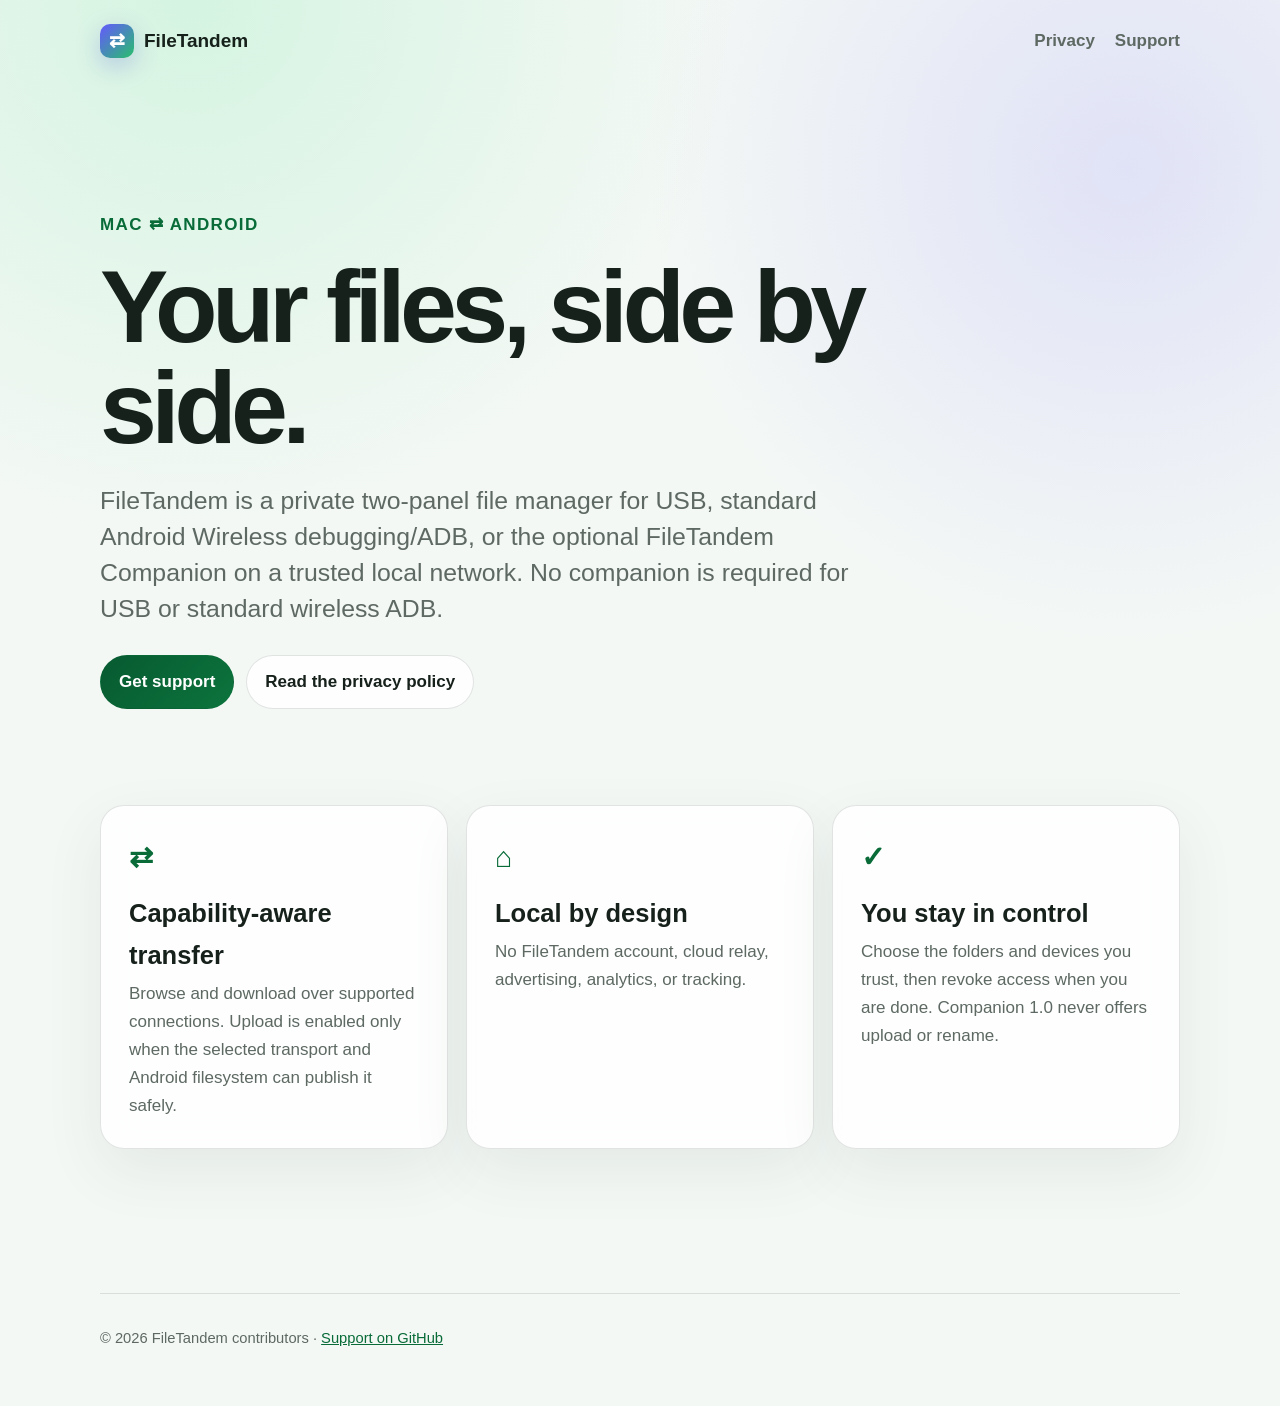
<file: index.html>
<!doctype html>
<html lang="en">
<head>
  <meta charset="utf-8">
  <meta name="viewport" content="width=device-width, initial-scale=1">
  <meta name="color-scheme" content="light dark">
  <meta name="description" content="FileTandem works directly with files on Mac and Android">
  <title>FileTandem · Mac and Android together</title>
  <link rel="stylesheet" href="styles.css">
</head>
<body>
  <header class="site-header">
    <a class="brand" href="index.html" aria-label="FileTandem home">
      <span class="brand-mark" aria-hidden="true">⇄</span>
      <span>FileTandem</span>
    </a>
    <nav aria-label="Primary navigation">
      <a href="privacy.html">Privacy</a>
      <a href="support.html">Support</a>
    </nav>
  </header>

  <main>
    <section class="hero">
      <p class="eyebrow">Mac ⇄ Android</p>
      <h1>Your files, side by side.</h1>
      <p class="lede">FileTandem is a private two-panel file manager for USB, standard Android Wireless debugging/ADB, or the optional FileTandem Companion on a trusted local network. No companion is required for USB or standard wireless ADB.</p>
      <div class="actions">
        <a class="button primary" href="support.html">Get support</a>
        <a class="button" href="privacy.html">Read the privacy policy</a>
      </div>
    </section>

    <section class="feature-grid" aria-label="Product principles">
      <article><span aria-hidden="true">⇄</span><h2>Capability-aware transfer</h2><p>Browse and download over supported connections. Upload is enabled only when the selected transport and Android filesystem can publish it safely.</p></article>
      <article><span aria-hidden="true">⌂</span><h2>Local by design</h2><p>No FileTandem account, cloud relay, advertising, analytics, or tracking.</p></article>
      <article><span aria-hidden="true">✓</span><h2>You stay in control</h2><p>Choose the folders and devices you trust, then revoke access when you are done. Companion 1.0 never offers upload or rename.</p></article>
    </section>
  </main>

  <footer>© 2026 FileTandem contributors · <a href="https://github.com/albertkytytzov-cyber/FileTandem-Support">Support on GitHub</a></footer>
</body>
</html>
</file>
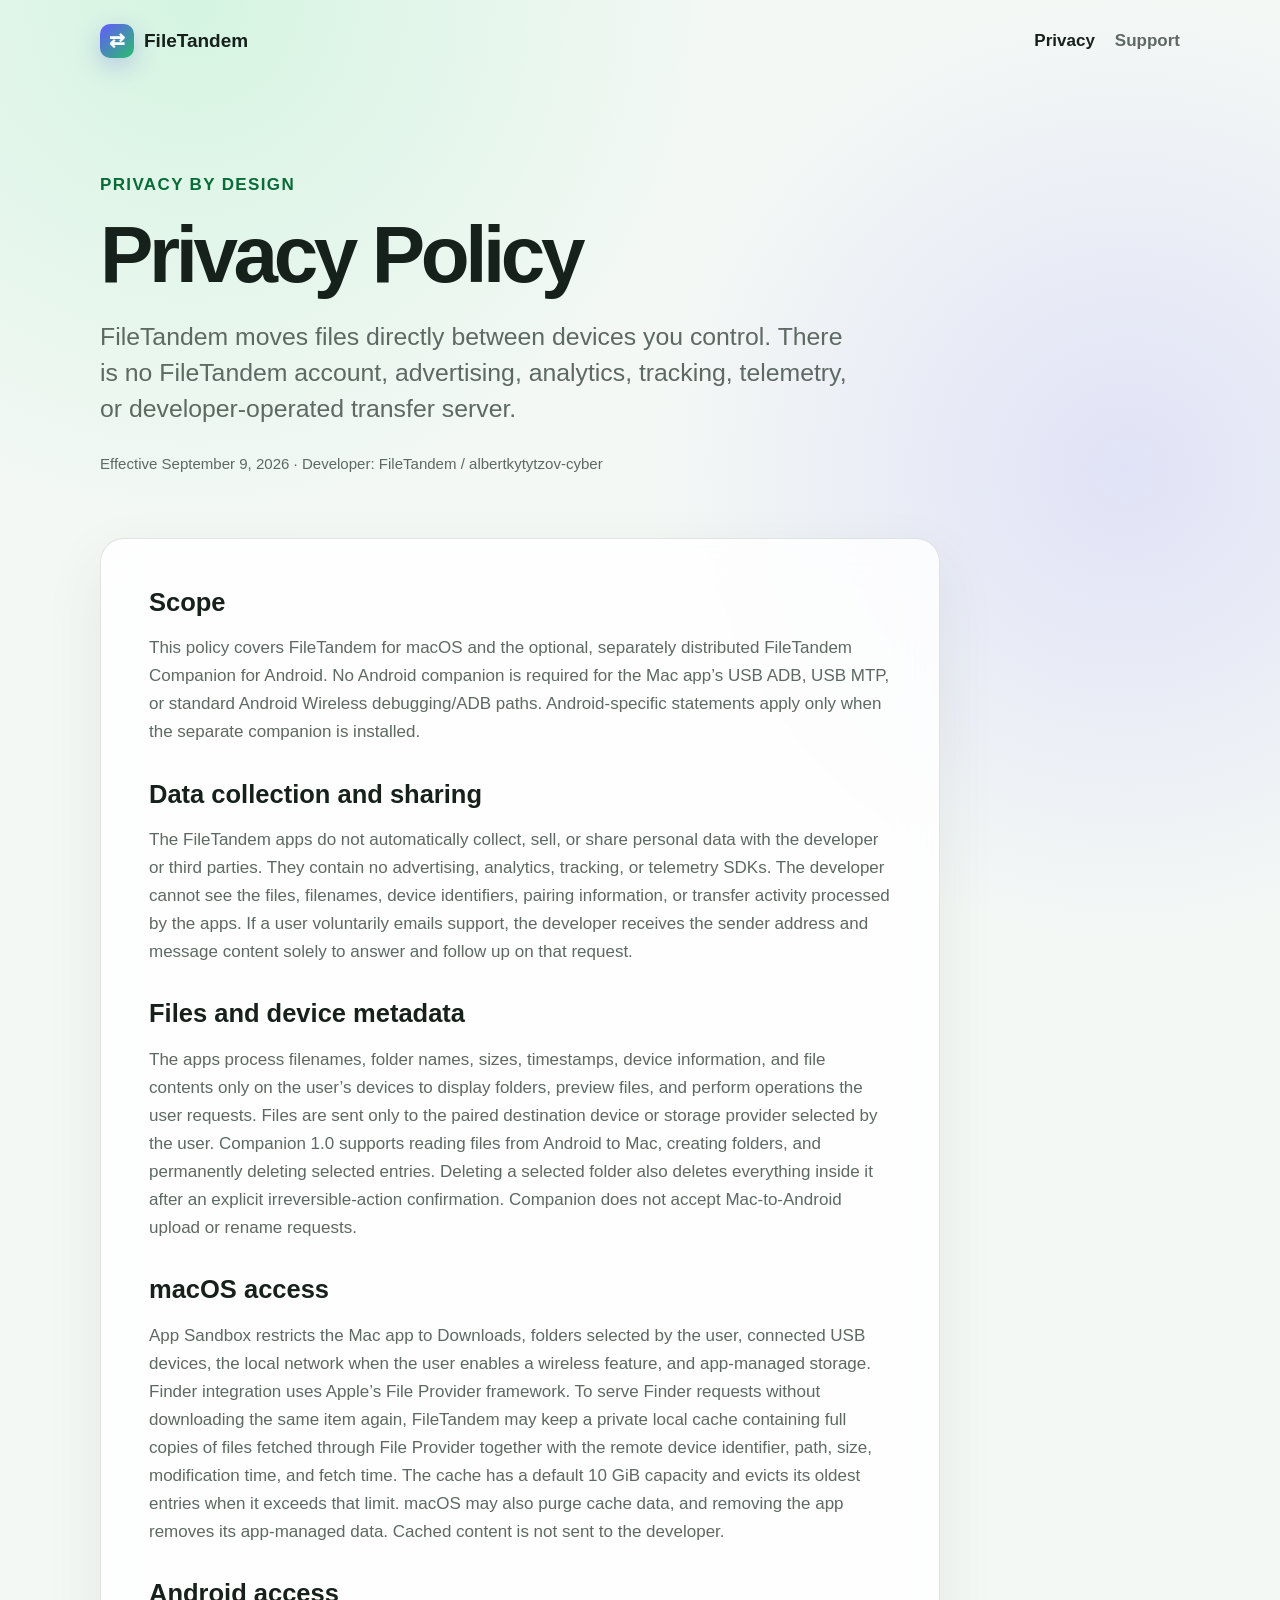
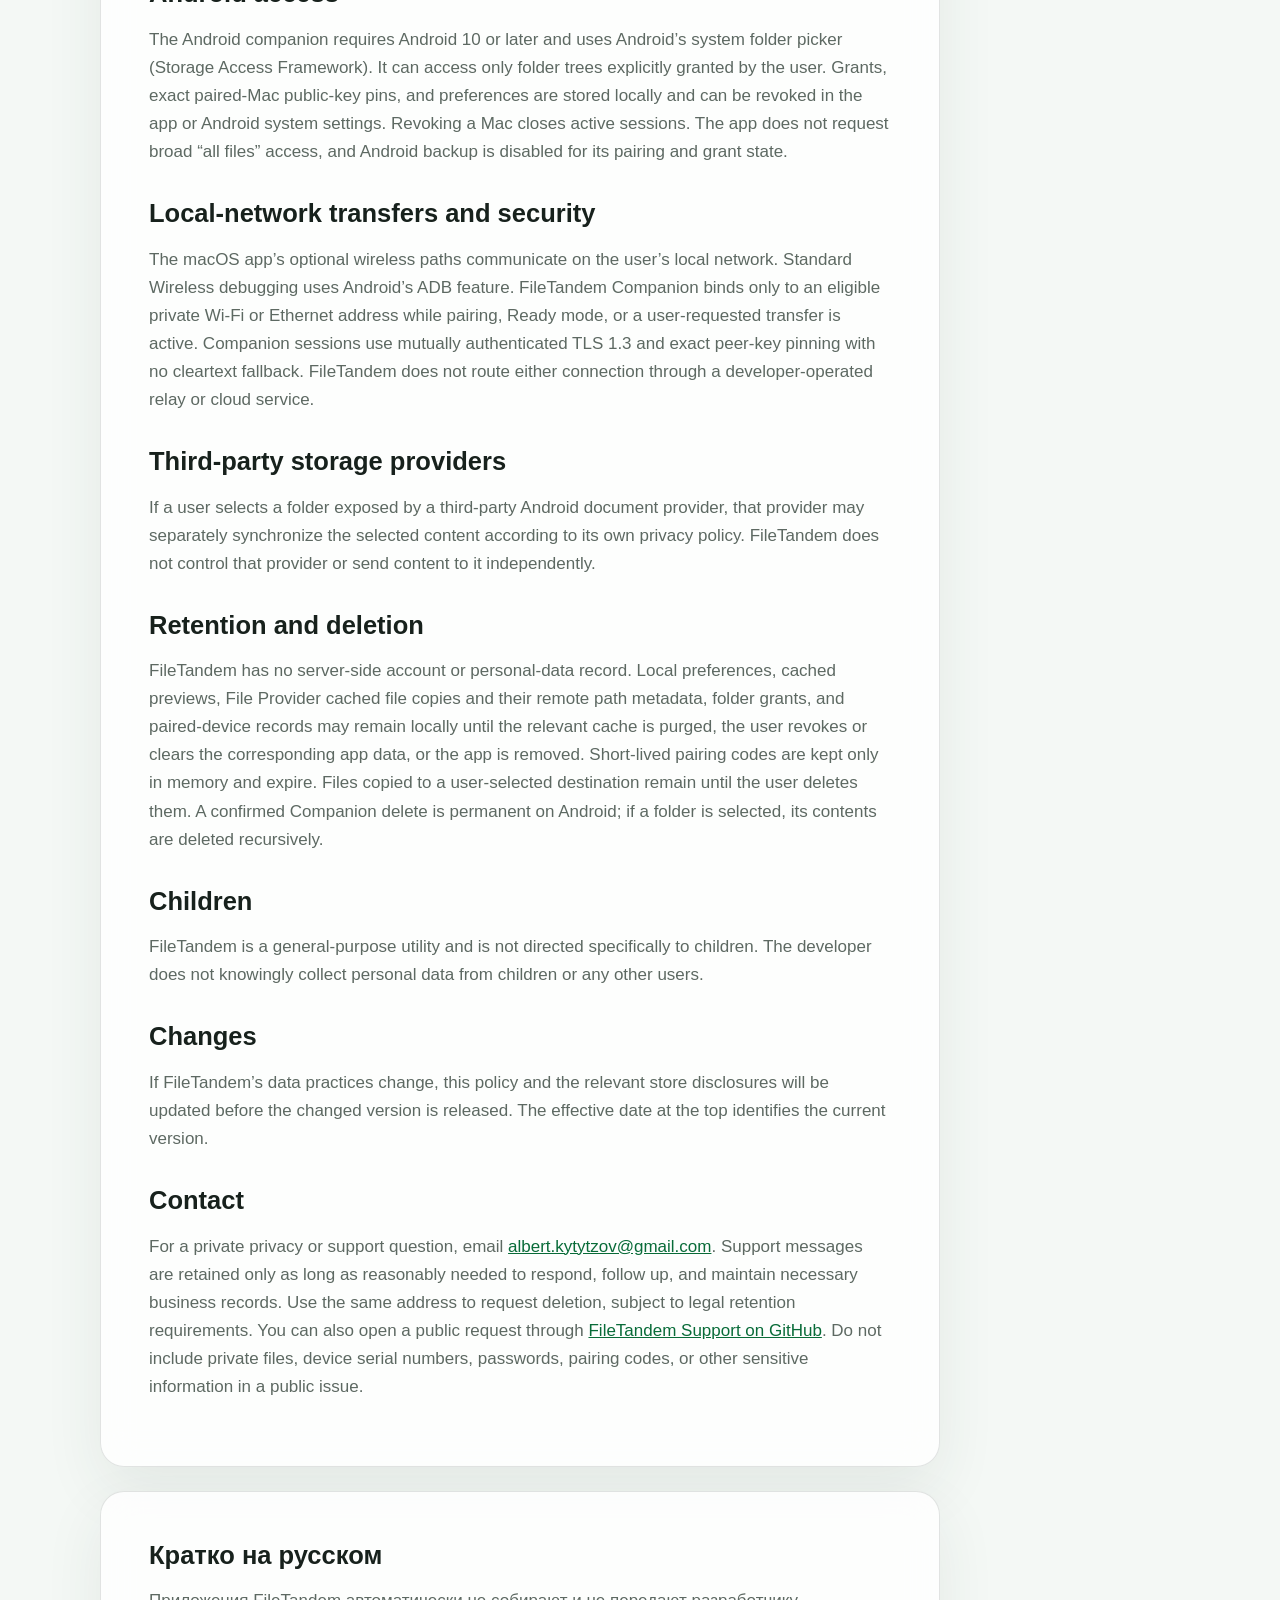
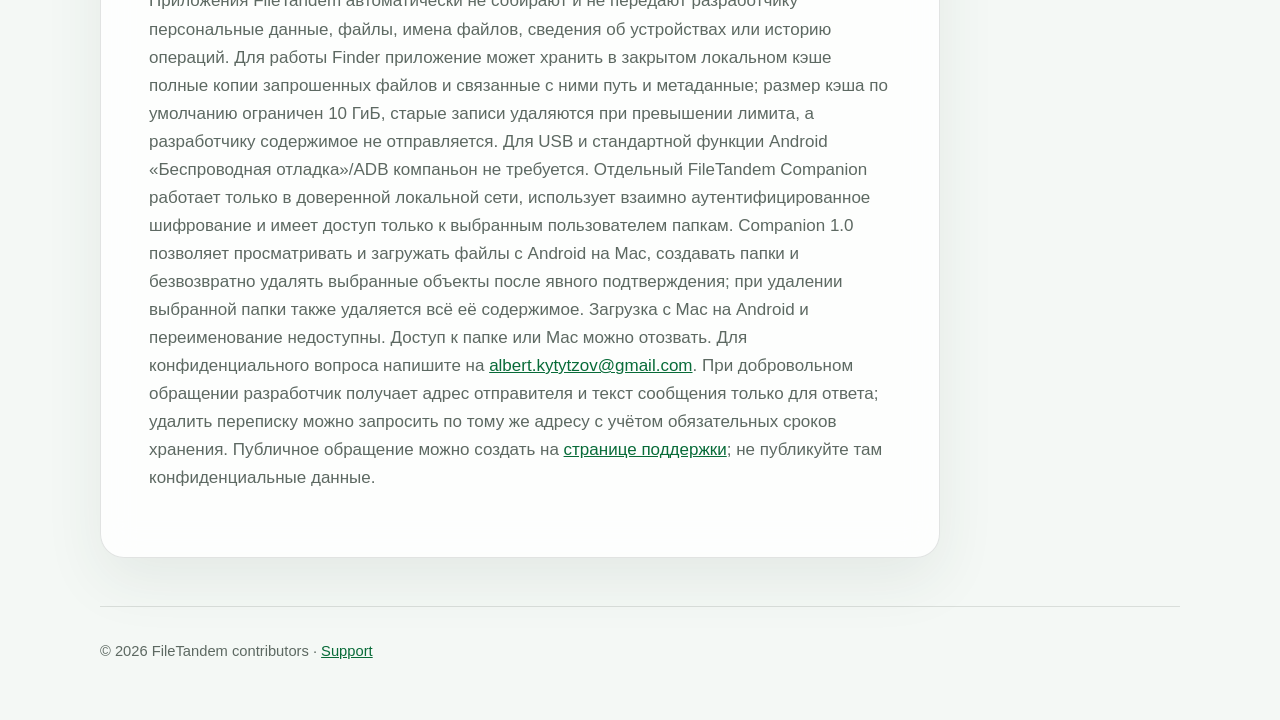
<file: privacy.html>
<!doctype html>
<html lang="en">
<head>
  <meta charset="utf-8">
  <meta name="viewport" content="width=device-width, initial-scale=1">
  <meta name="color-scheme" content="light dark">
  <meta name="description" content="FileTandem privacy policy for macOS and Android">
  <title>Privacy Policy · FileTandem</title>
  <link rel="stylesheet" href="styles.css">
</head>
<body>
  <header class="site-header">
    <a class="brand" href="index.html" aria-label="FileTandem home">
      <span class="brand-mark" aria-hidden="true">⇄</span>
      <span>FileTandem</span>
    </a>
    <nav aria-label="Primary navigation">
      <a aria-current="page" href="privacy.html">Privacy</a>
      <a href="support.html">Support</a>
    </nav>
  </header>

  <main>
    <section class="hero compact">
      <p class="eyebrow">Privacy by design</p>
      <h1>Privacy Policy</h1>
      <p class="lede">FileTandem moves files directly between devices you control. There is no FileTandem account, advertising, analytics, tracking, telemetry, or developer-operated transfer server.</p>
      <p class="meta">Effective September 9, 2026 · Developer: FileTandem / albertkytytzov-cyber</p>
    </section>

    <article class="policy-card">
      <h2>Scope</h2>
      <p>This policy covers FileTandem for macOS and the optional, separately distributed FileTandem Companion for Android. No Android companion is required for the Mac app’s USB ADB, USB MTP, or standard Android Wireless debugging/ADB paths. Android-specific statements apply only when the separate companion is installed.</p>

      <h2>Data collection and sharing</h2>
      <p>The FileTandem apps do not automatically collect, sell, or share personal data with the developer or third parties. They contain no advertising, analytics, tracking, or telemetry SDKs. The developer cannot see the files, filenames, device identifiers, pairing information, or transfer activity processed by the apps. If a user voluntarily emails support, the developer receives the sender address and message content solely to answer and follow up on that request.</p>

      <h2>Files and device metadata</h2>
      <p>The apps process filenames, folder names, sizes, timestamps, device information, and file contents only on the user’s devices to display folders, preview files, and perform operations the user requests. Files are sent only to the paired destination device or storage provider selected by the user. Companion 1.0 supports reading files from Android to Mac, creating folders, and permanently deleting selected entries. Deleting a selected folder also deletes everything inside it after an explicit irreversible-action confirmation. Companion does not accept Mac-to-Android upload or rename requests.</p>

      <h2>macOS access</h2>
      <p>App Sandbox restricts the Mac app to Downloads, folders selected by the user, connected USB devices, the local network when the user enables a wireless feature, and app-managed storage. Finder integration uses Apple’s File Provider framework. To serve Finder requests without downloading the same item again, FileTandem may keep a private local cache containing full copies of files fetched through File Provider together with the remote device identifier, path, size, modification time, and fetch time. The cache has a default 10 GiB capacity and evicts its oldest entries when it exceeds that limit. macOS may also purge cache data, and removing the app removes its app-managed data. Cached content is not sent to the developer.</p>

      <h2>Android access</h2>
      <p>The Android companion requires Android 10 or later and uses Android’s system folder picker (Storage Access Framework). It can access only folder trees explicitly granted by the user. Grants, exact paired-Mac public-key pins, and preferences are stored locally and can be revoked in the app or Android system settings. Revoking a Mac closes active sessions. The app does not request broad “all files” access, and Android backup is disabled for its pairing and grant state.</p>

      <h2>Local-network transfers and security</h2>
      <p>The macOS app’s optional wireless paths communicate on the user’s local network. Standard Wireless debugging uses Android’s ADB feature. FileTandem Companion binds only to an eligible private Wi-Fi or Ethernet address while pairing, Ready mode, or a user-requested transfer is active. Companion sessions use mutually authenticated TLS 1.3 and exact peer-key pinning with no cleartext fallback. FileTandem does not route either connection through a developer-operated relay or cloud service.</p>

      <h2>Third-party storage providers</h2>
      <p>If a user selects a folder exposed by a third-party Android document provider, that provider may separately synchronize the selected content according to its own privacy policy. FileTandem does not control that provider or send content to it independently.</p>

      <h2>Retention and deletion</h2>
      <p>FileTandem has no server-side account or personal-data record. Local preferences, cached previews, File Provider cached file copies and their remote path metadata, folder grants, and paired-device records may remain locally until the relevant cache is purged, the user revokes or clears the corresponding app data, or the app is removed. Short-lived pairing codes are kept only in memory and expire. Files copied to a user-selected destination remain until the user deletes them. A confirmed Companion delete is permanent on Android; if a folder is selected, its contents are deleted recursively.</p>

      <h2>Children</h2>
      <p>FileTandem is a general-purpose utility and is not directed specifically to children. The developer does not knowingly collect personal data from children or any other users.</p>

      <h2>Changes</h2>
      <p>If FileTandem’s data practices change, this policy and the relevant store disclosures will be updated before the changed version is released. The effective date at the top identifies the current version.</p>

      <h2>Contact</h2>
      <p>For a private privacy or support question, email <a href="mailto:albert.kytytzov@gmail.com">albert.kytytzov@gmail.com</a>. Support messages are retained only as long as reasonably needed to respond, follow up, and maintain necessary business records. Use the same address to request deletion, subject to legal retention requirements. You can also open a public request through <a href="https://github.com/albertkytytzov-cyber/FileTandem-Support/issues/new/choose">FileTandem Support on GitHub</a>. Do not include private files, device serial numbers, passwords, pairing codes, or other sensitive information in a public issue.</p>
    </article>

    <section class="policy-card" lang="ru">
      <h2>Кратко на русском</h2>
      <p>Приложения FileTandem автоматически не собирают и не передают разработчику персональные данные, файлы, имена файлов, сведения об устройствах или историю операций. Для работы Finder приложение может хранить в закрытом локальном кэше полные копии запрошенных файлов и связанные с ними путь и метаданные; размер кэша по умолчанию ограничен 10 ГиБ, старые записи удаляются при превышении лимита, а разработчику содержимое не отправляется. Для USB и стандартной функции Android «Беспроводная отладка»/ADB компаньон не требуется. Отдельный FileTandem Companion работает только в доверенной локальной сети, использует взаимно аутентифицированное шифрование и имеет доступ только к выбранным пользователем папкам. Companion 1.0 позволяет просматривать и загружать файлы с Android на Mac, создавать папки и безвозвратно удалять выбранные объекты после явного подтверждения; при удалении выбранной папки также удаляется всё её содержимое. Загрузка с Mac на Android и переименование недоступны. Доступ к папке или Mac можно отозвать. Для конфиденциального вопроса напишите на <a href="mailto:albert.kytytzov@gmail.com">albert.kytytzov@gmail.com</a>. При добровольном обращении разработчик получает адрес отправителя и текст сообщения только для ответа; удалить переписку можно запросить по тому же адресу с учётом обязательных сроков хранения. Публичное обращение можно создать на <a href="https://github.com/albertkytytzov-cyber/FileTandem-Support/issues/new/choose">странице поддержки</a>; не публикуйте там конфиденциальные данные.</p>
    </section>
  </main>

  <footer>© 2026 FileTandem contributors · <a href="support.html">Support</a></footer>
</body>
</html>
</file>
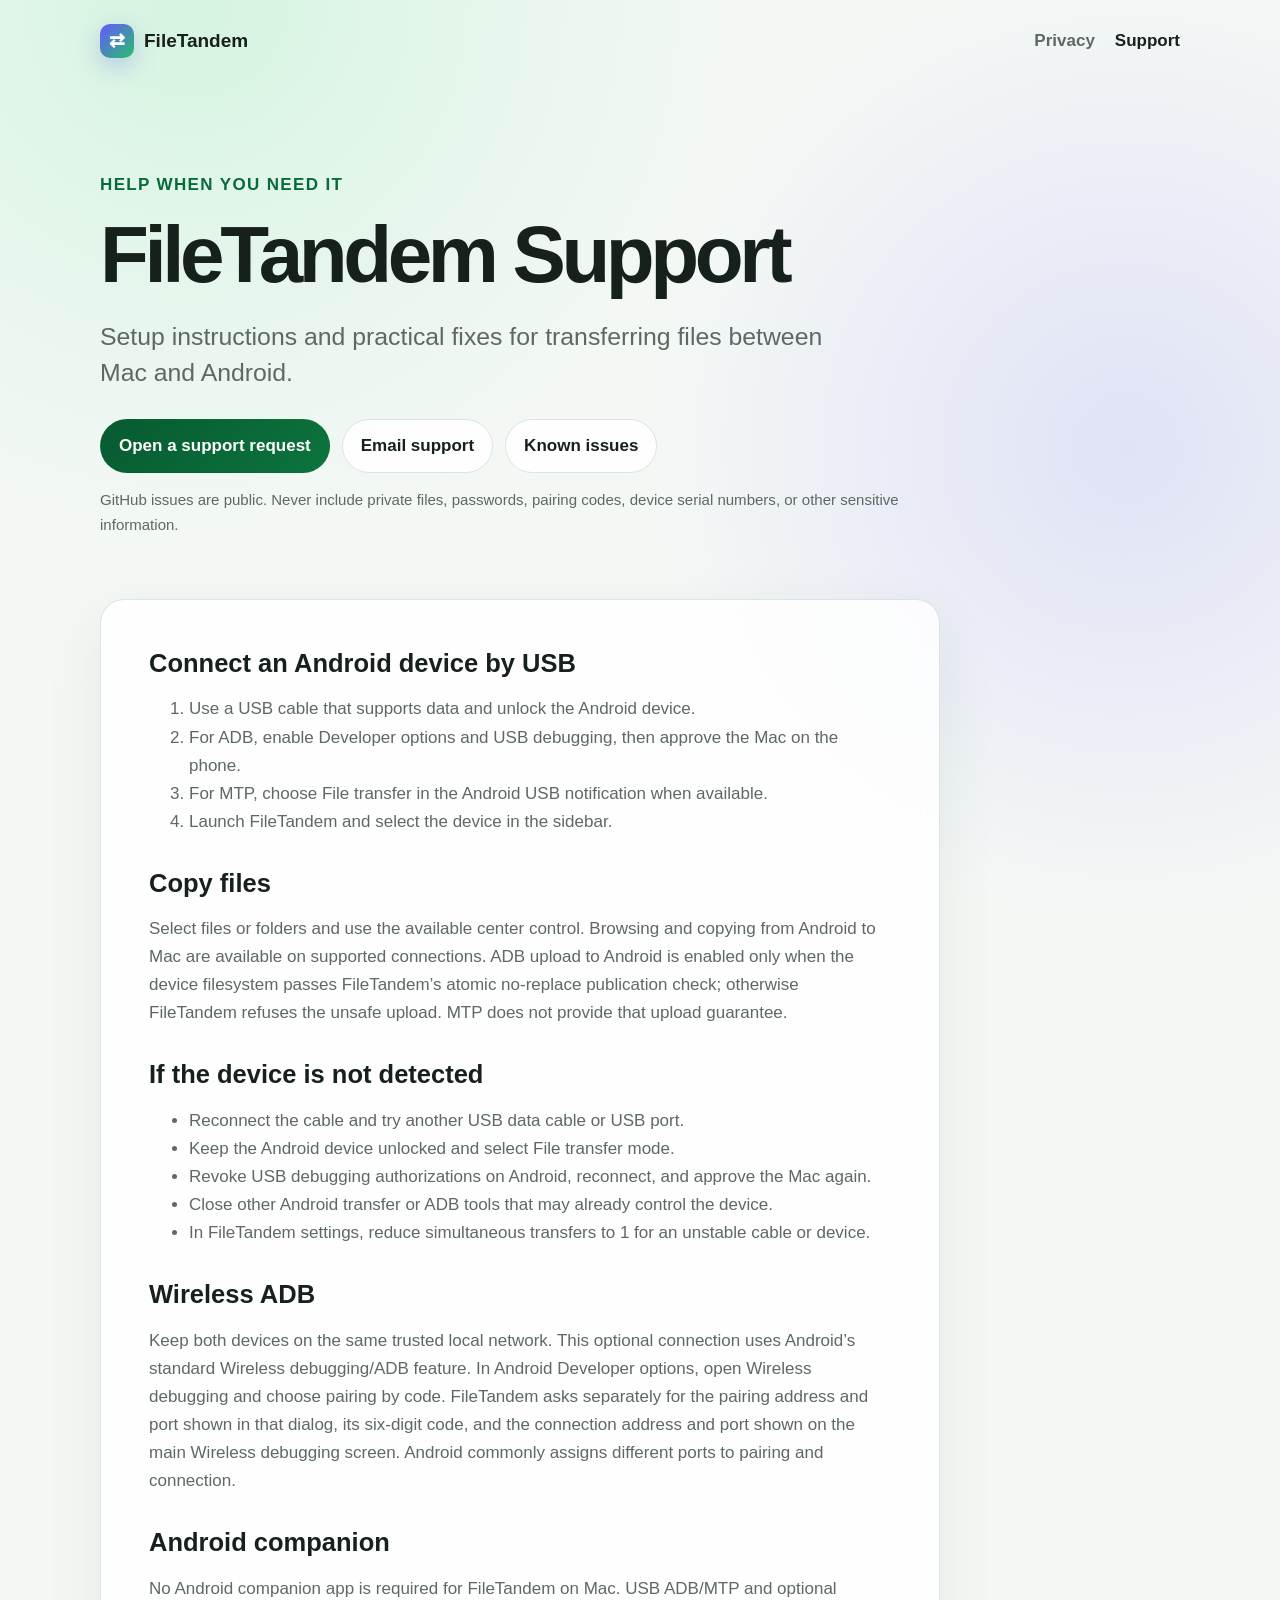
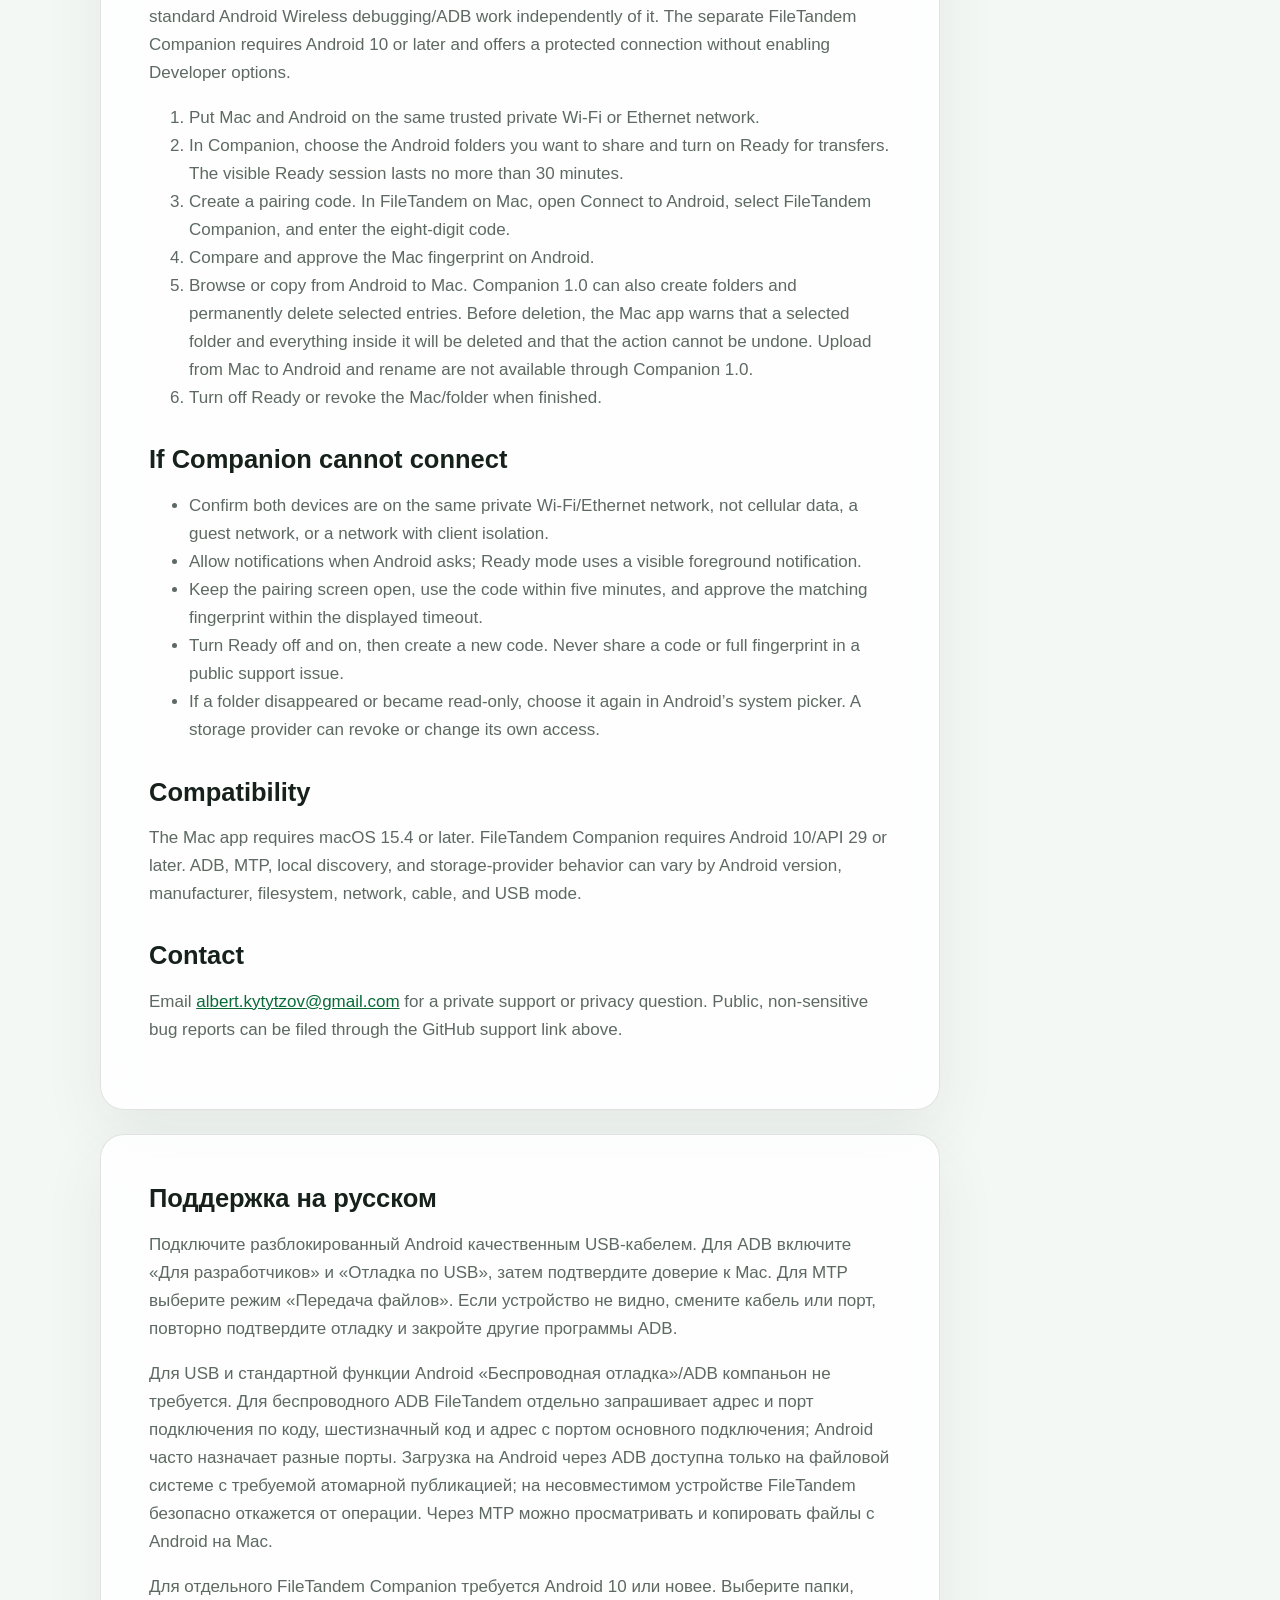
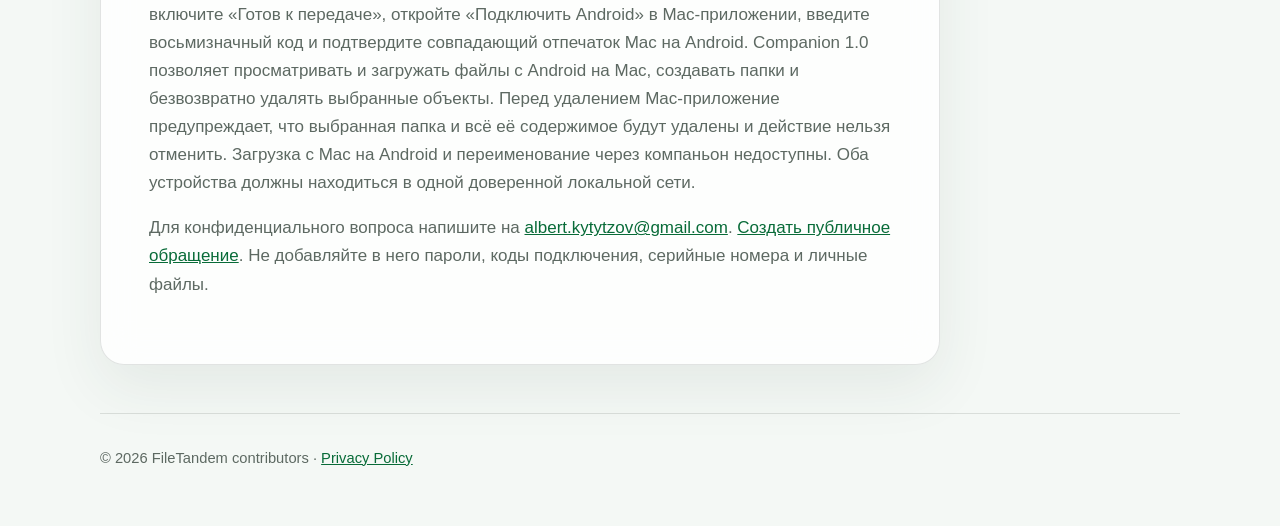
<file: support.html>
<!doctype html>
<html lang="en">
<head>
  <meta charset="utf-8">
  <meta name="viewport" content="width=device-width, initial-scale=1">
  <meta name="color-scheme" content="light dark">
  <meta name="description" content="FileTandem setup, troubleshooting, and support">
  <title>Support · FileTandem</title>
  <link rel="stylesheet" href="styles.css">
</head>
<body>
  <header class="site-header">
    <a class="brand" href="index.html" aria-label="FileTandem home">
      <span class="brand-mark" aria-hidden="true">⇄</span>
      <span>FileTandem</span>
    </a>
    <nav aria-label="Primary navigation">
      <a href="privacy.html">Privacy</a>
      <a aria-current="page" href="support.html">Support</a>
    </nav>
  </header>

  <main>
    <section class="hero compact">
      <p class="eyebrow">Help when you need it</p>
      <h1>FileTandem Support</h1>
      <p class="lede">Setup instructions and practical fixes for transferring files between Mac and Android.</p>
      <div class="actions">
        <a class="button primary" href="https://github.com/albertkytytzov-cyber/FileTandem-Support/issues/new/choose">Open a support request</a>
        <a class="button" href="mailto:albert.kytytzov@gmail.com">Email support</a>
        <a class="button" href="https://github.com/albertkytytzov-cyber/FileTandem-Support/issues">Known issues</a>
      </div>
      <p class="notice">GitHub issues are public. Never include private files, passwords, pairing codes, device serial numbers, or other sensitive information.</p>
    </section>

    <article class="policy-card">
      <h2>Connect an Android device by USB</h2>
      <ol>
        <li>Use a USB cable that supports data and unlock the Android device.</li>
        <li>For ADB, enable Developer options and USB debugging, then approve the Mac on the phone.</li>
        <li>For MTP, choose File transfer in the Android USB notification when available.</li>
        <li>Launch FileTandem and select the device in the sidebar.</li>
      </ol>

      <h2>Copy files</h2>
      <p>Select files or folders and use the available center control. Browsing and copying from Android to Mac are available on supported connections. ADB upload to Android is enabled only when the device filesystem passes FileTandem’s atomic no-replace publication check; otherwise FileTandem refuses the unsafe upload. MTP does not provide that upload guarantee.</p>

      <h2>If the device is not detected</h2>
      <ul>
        <li>Reconnect the cable and try another USB data cable or USB port.</li>
        <li>Keep the Android device unlocked and select File transfer mode.</li>
        <li>Revoke USB debugging authorizations on Android, reconnect, and approve the Mac again.</li>
        <li>Close other Android transfer or ADB tools that may already control the device.</li>
        <li>In FileTandem settings, reduce simultaneous transfers to 1 for an unstable cable or device.</li>
      </ul>

      <h2>Wireless ADB</h2>
      <p>Keep both devices on the same trusted local network. This optional connection uses Android’s standard Wireless debugging/ADB feature. In Android Developer options, open Wireless debugging and choose pairing by code. FileTandem asks separately for the pairing address and port shown in that dialog, its six-digit code, and the connection address and port shown on the main Wireless debugging screen. Android commonly assigns different ports to pairing and connection.</p>

      <h2>Android companion</h2>
      <p>No Android companion app is required for FileTandem on Mac. USB ADB/MTP and optional standard Android Wireless debugging/ADB work independently of it. The separate FileTandem Companion requires Android 10 or later and offers a protected connection without enabling Developer options.</p>
      <ol>
        <li>Put Mac and Android on the same trusted private Wi-Fi or Ethernet network.</li>
        <li>In Companion, choose the Android folders you want to share and turn on Ready for transfers. The visible Ready session lasts no more than 30 minutes.</li>
        <li>Create a pairing code. In FileTandem on Mac, open Connect to Android, select FileTandem Companion, and enter the eight-digit code.</li>
        <li>Compare and approve the Mac fingerprint on Android.</li>
        <li>Browse or copy from Android to Mac. Companion 1.0 can also create folders and permanently delete selected entries. Before deletion, the Mac app warns that a selected folder and everything inside it will be deleted and that the action cannot be undone. Upload from Mac to Android and rename are not available through Companion 1.0.</li>
        <li>Turn off Ready or revoke the Mac/folder when finished.</li>
      </ol>

      <h2>If Companion cannot connect</h2>
      <ul>
        <li>Confirm both devices are on the same private Wi-Fi/Ethernet network, not cellular data, a guest network, or a network with client isolation.</li>
        <li>Allow notifications when Android asks; Ready mode uses a visible foreground notification.</li>
        <li>Keep the pairing screen open, use the code within five minutes, and approve the matching fingerprint within the displayed timeout.</li>
        <li>Turn Ready off and on, then create a new code. Never share a code or full fingerprint in a public support issue.</li>
        <li>If a folder disappeared or became read-only, choose it again in Android’s system picker. A storage provider can revoke or change its own access.</li>
      </ul>

      <h2>Compatibility</h2>
      <p>The Mac app requires macOS 15.4 or later. FileTandem Companion requires Android 10/API 29 or later. ADB, MTP, local discovery, and storage-provider behavior can vary by Android version, manufacturer, filesystem, network, cable, and USB mode.</p>

      <h2>Contact</h2>
      <p>Email <a href="mailto:albert.kytytzov@gmail.com">albert.kytytzov@gmail.com</a> for a private support or privacy question. Public, non-sensitive bug reports can be filed through the GitHub support link above.</p>
    </article>

    <section class="policy-card" lang="ru">
      <h2>Поддержка на русском</h2>
      <p>Подключите разблокированный Android качественным USB-кабелем. Для ADB включите «Для разработчиков» и «Отладка по USB», затем подтвердите доверие к Mac. Для MTP выберите режим «Передача файлов». Если устройство не видно, смените кабель или порт, повторно подтвердите отладку и закройте другие программы ADB.</p>
      <p>Для USB и стандартной функции Android «Беспроводная отладка»/ADB компаньон не требуется. Для беспроводного ADB FileTandem отдельно запрашивает адрес и порт подключения по коду, шестизначный код и адрес с портом основного подключения; Android часто назначает разные порты. Загрузка на Android через ADB доступна только на файловой системе с требуемой атомарной публикацией; на несовместимом устройстве FileTandem безопасно откажется от операции. Через MTP можно просматривать и копировать файлы с Android на Mac.</p>
      <p>Для отдельного FileTandem Companion требуется Android 10 или новее. Выберите папки, включите «Готов к передаче», откройте «Подключить Android» в Mac-приложении, введите восьмизначный код и подтвердите совпадающий отпечаток Mac на Android. Companion 1.0 позволяет просматривать и загружать файлы с Android на Mac, создавать папки и безвозвратно удалять выбранные объекты. Перед удалением Mac-приложение предупреждает, что выбранная папка и всё её содержимое будут удалены и действие нельзя отменить. Загрузка с Mac на Android и переименование через компаньон недоступны. Оба устройства должны находиться в одной доверенной локальной сети.</p>
      <p>Для конфиденциального вопроса напишите на <a href="mailto:albert.kytytzov@gmail.com">albert.kytytzov@gmail.com</a>. <a href="https://github.com/albertkytytzov-cyber/FileTandem-Support/issues/new/choose">Создать публичное обращение</a>. Не добавляйте в него пароли, коды подключения, серийные номера и личные файлы.</p>
    </section>
  </main>

  <footer>© 2026 FileTandem contributors · <a href="privacy.html">Privacy Policy</a></footer>
</body>
</html>
</file>
<file: styles.css>
:root {
  color-scheme: light dark;
  --accent: #2ba45e;
  --accent-strong: #086b38;
  --button-start: #075a30;
  --button-end: #0c743d;
  --ink: #17211c;
  --muted: #5d6962;
  --surface: rgba(255, 255, 255, 0.82);
  --line: rgba(33, 52, 41, 0.13);
  --page: #f4f8f5;
  font-family: Inter, ui-sans-serif, -apple-system, BlinkMacSystemFont, "Segoe UI", sans-serif;
}

* { box-sizing: border-box; }

body {
  margin: 0;
  color: var(--ink);
  background:
    radial-gradient(circle at 15% 0%, rgba(103, 230, 155, 0.22), transparent 34rem),
    radial-gradient(circle at 88% 12%, rgba(120, 113, 255, 0.16), transparent 30rem),
    var(--page);
  font-size: 17px;
  line-height: 1.65;
}

a { color: var(--accent-strong); }
a:hover { text-decoration-thickness: 2px; }

.site-header {
  width: min(1080px, calc(100% - 40px));
  margin: 0 auto;
  padding: 24px 0;
  display: flex;
  align-items: center;
  justify-content: space-between;
  gap: 24px;
}

.brand {
  display: inline-flex;
  align-items: center;
  gap: 10px;
  color: var(--ink);
  font-weight: 760;
  font-size: 19px;
  text-decoration: none;
}

.brand-mark {
  display: grid;
  place-items: center;
  width: 34px;
  height: 34px;
  color: white;
  background: linear-gradient(135deg, #6559ff, #28bf6c);
  border-radius: 10px;
  box-shadow: 0 8px 24px rgba(64, 76, 216, 0.25);
}

nav { display: flex; gap: 20px; }
nav a { color: var(--muted); font-weight: 650; text-decoration: none; }
nav a[aria-current="page"] { color: var(--ink); }

main { width: min(1080px, calc(100% - 40px)); margin: 0 auto; }

.hero { padding: 112px 0 96px; max-width: 820px; }
.hero.compact { padding: 72px 0 46px; }
.eyebrow { color: var(--accent-strong); font-weight: 760; letter-spacing: 0.08em; text-transform: uppercase; }
h1 { margin: 0.18em 0; max-width: 900px; font-size: clamp(3rem, 8vw, 6.4rem); line-height: 0.98; letter-spacing: -0.055em; }
.compact h1 { font-size: clamp(2.7rem, 7vw, 5rem); }
.lede { max-width: 760px; color: var(--muted); font-size: clamp(1.2rem, 2.5vw, 1.55rem); line-height: 1.45; }
.meta, .notice { color: var(--muted); font-size: 0.94rem; }

.actions { display: flex; flex-wrap: wrap; gap: 12px; margin-top: 28px; }
.button { display: inline-block; padding: 12px 18px; border: 1px solid var(--line); border-radius: 999px; color: var(--ink); background: var(--surface); font-weight: 700; text-decoration: none; }
.button.primary { color: white; border-color: transparent; background: linear-gradient(135deg, var(--button-start), var(--button-end)); }

.feature-grid { display: grid; grid-template-columns: repeat(3, 1fr); gap: 18px; padding-bottom: 96px; }
.feature-grid article, .policy-card { border: 1px solid var(--line); border-radius: 24px; background: var(--surface); box-shadow: 0 22px 60px rgba(34, 63, 46, 0.08); backdrop-filter: blur(18px); }
.feature-grid article { padding: 28px; }
.feature-grid article > span { color: var(--accent-strong); font-size: 1.8rem; font-weight: 800; }
.feature-grid h2 { margin: 0.65rem 0 0.25rem; }
.feature-grid p { margin: 0; color: var(--muted); }

.policy-card { max-width: 840px; margin: 0 0 24px; padding: clamp(24px, 5vw, 48px); }
.policy-card h2 { margin: 2rem 0 0.4rem; line-height: 1.2; }
.policy-card h2:first-child { margin-top: 0; }
.policy-card p, .policy-card li { color: var(--muted); }

footer { width: min(1080px, calc(100% - 40px)); margin: 48px auto 0; padding: 32px 0 56px; border-top: 1px solid var(--line); color: var(--muted); font-size: 0.92rem; }

@media (max-width: 760px) {
  .site-header { align-items: flex-start; }
  nav { gap: 12px; }
  .hero { padding: 64px 0; }
  .feature-grid { grid-template-columns: 1fr; }
}

@media (prefers-color-scheme: dark) {
  :root {
    --accent: #51d686;
    --accent-strong: #78e7a4;
    --button-start: #075a30;
    --button-end: #0c743d;
    --ink: #edf7f0;
    --muted: #b4c4ba;
    --surface: rgba(23, 32, 27, 0.84);
    --line: rgba(224, 245, 231, 0.13);
    --page: #0e1511;
  }
}
</file>
